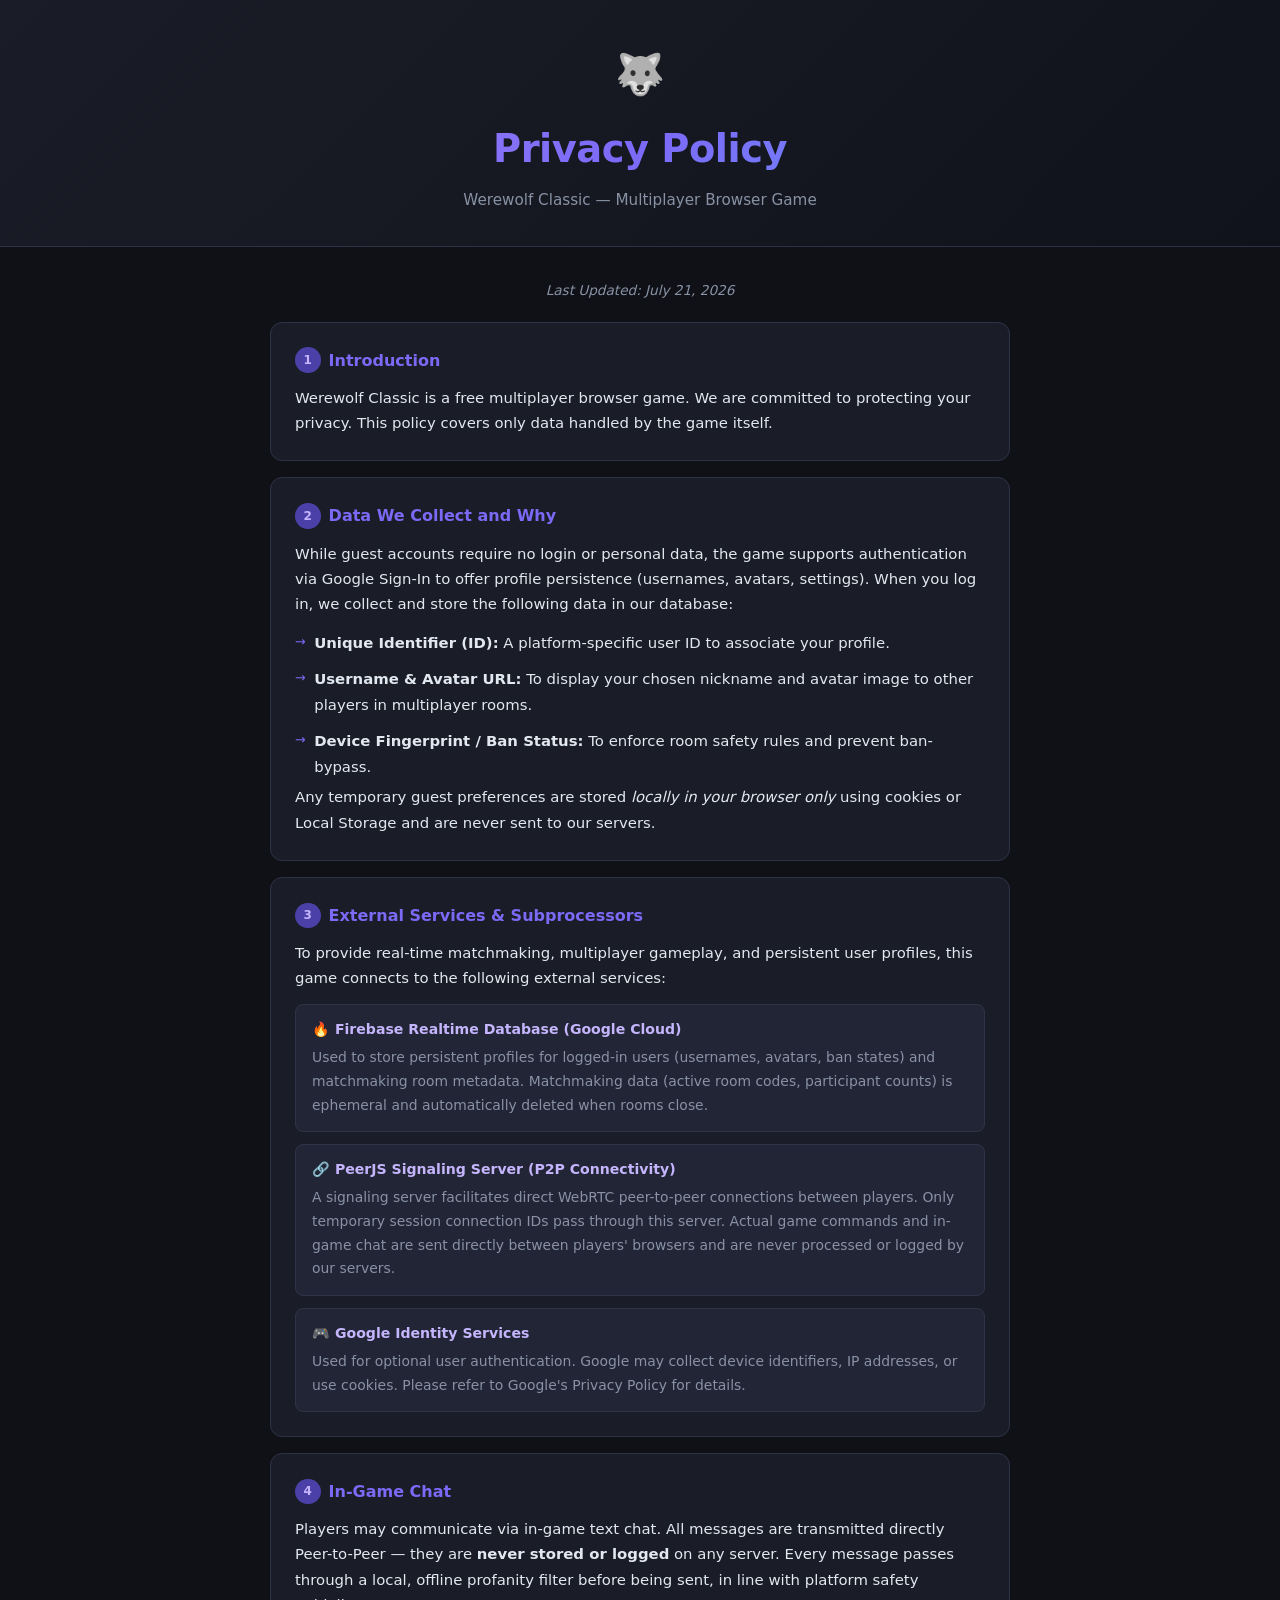
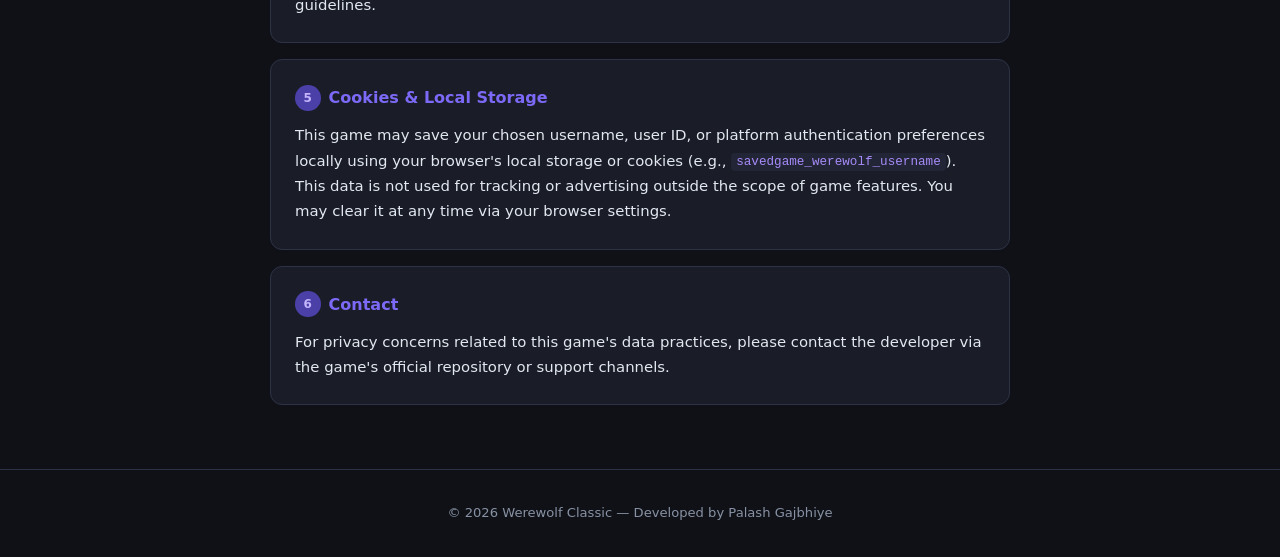
<file: privacy-policy.html>
<!DOCTYPE html>
<html lang="en">
<head>
    <meta charset="UTF-8">
    <meta name="viewport" content="width=device-width, initial-scale=1.0">
    <title>Privacy Policy — Werewolf Classic</title>
    
    
    
    <meta name="description" content="Privacy Policy for Werewolf Classic, a multiplayer browser game.">
    
    <style>
        *, *::before, *::after { box-sizing: border-box; margin: 0; padding: 0; }

        :root {
            --bg:         #0f1117;
            --surface:    #1a1d27;
            --surface2:   #222535;
            --border:     #2e3247;
            --primary:    #7c6af7;
            --primary-dim:#4b3fa8;
            --text:       #e2e8f0;
            --muted:      #8892a4;
            --success:    #4ade80;
            --radius:     12px;
        }

        body {
            background: var(--bg);
            color: var(--text);
            font-family: 'Segoe UI', system-ui, -apple-system, sans-serif;
            font-size: 1rem;
            line-height: 1.7;
            min-height: 100vh;
        }

        header {
            background: linear-gradient(135deg, #1a1d27 0%, #12142080 100%);
            border-bottom: 1px solid var(--border);
            padding: 2.5rem 1.5rem 2rem;
            text-align: center;
        }
        .logo-emoji { font-size: 2.5rem; display: block; margin-bottom: 0.5rem; }
        header h1 {
            font-size: clamp(1.6rem, 4vw, 2.4rem);
            font-weight: 800;
            background: linear-gradient(135deg, #a78bfa, #7c6af7 50%, #60a5fa);
            -webkit-background-clip: text;
            -webkit-text-fill-color: transparent;
            background-clip: text;
            letter-spacing: -0.5px;
        }
        header p { color: var(--muted); margin-top: 0.4rem; font-size: 0.95rem; }

        main {
            max-width: 780px;
            margin: 2rem auto 4rem;
            padding: 0 1.25rem;
        }

        .date-stamp {
            text-align: center;
            color: var(--muted);
            font-size: 0.85rem;
            font-style: italic;
            margin-bottom: 1.25rem;
        }

        .section {
            background: var(--surface);
            border: 1px solid var(--border);
            border-radius: var(--radius);
            padding: 1.5rem;
            margin-bottom: 1rem;
            transition: border-color 0.2s;
        }
        .section:hover { border-color: #3e4460; }
        .section h2 {
            font-size: 1rem;
            font-weight: 700;
            color: var(--primary);
            margin-bottom: 0.75rem;
            display: flex;
            align-items: center;
            gap: 0.5rem;
        }
        .section h2 .num {
            background: var(--primary-dim);
            color: #c4b5fd;
            font-size: 0.75rem;
            font-weight: 800;
            width: 1.6rem;
            height: 1.6rem;
            border-radius: 50%;
            display: inline-flex;
            align-items: center;
            justify-content: center;
            flex-shrink: 0;
        }
        .section p { color: var(--text); font-size: 0.93rem; }
        .section p + p { margin-top: 0.6rem; }
        .section ul { list-style: none; margin-top: 0.5rem; }
        .section ul li {
            padding: 0.35rem 0 0.35rem 1.2rem;
            position: relative;
            font-size: 0.93rem;
            color: var(--text);
        }
        .section ul li::before {
            content: '→';
            position: absolute;
            left: 0;
            color: var(--primary);
            font-size: 0.8rem;
        }

        .service-block {
            background: var(--surface2);
            border: 1px solid var(--border);
            border-radius: 8px;
            padding: 0.85rem 1rem;
            margin-top: 0.75rem;
        }
        .service-block strong {
            display: block;
            color: #c4b5fd;
            font-size: 0.88rem;
            margin-bottom: 0.25rem;
        }
        .service-block p { font-size: 0.87rem; color: var(--muted); }

        code {
            background: var(--surface2);
            color: #a78bfa;
            padding: 0.1em 0.4em;
            border-radius: 4px;
            font-size: 0.85em;
            font-family: 'Consolas', 'Fira Code', monospace;
        }

        footer {
            text-align: center;
            padding: 2rem 1rem;
            color: var(--muted);
            font-size: 0.82rem;
            border-top: 1px solid var(--border);
        }

        @media (max-width: 520px) {
            .section { padding: 1.1rem; }
        }
    </style>
  <script>
    var aiptag = aiptag || {};
    aiptag.cmd = aiptag.cmd || [];
    aiptag.cmd.display = aiptag.cmd.display || [];
    aiptag.cmd.player = aiptag.cmd.player || [];
    aiptag.cmp = {
        show: true,
        position: "centered",
        button: true,
        buttonText: "Privacy settings",
        buttonPosition: "bottom-left"
    };
  </script>
  <script async src="//api.adinplay.com/libs/aiptag/pub/YOUR_PUB_ID/YOUR_GAME_ID/tag.min.js"></script>
</head>
<body>

<header>
    <span class="logo-emoji">🐺</span>
    <h1>Privacy Policy</h1>
    
    
    
    <p>Werewolf Classic &mdash; Multiplayer Browser Game</p>
    
</header>

<main>
    <p class="date-stamp">Last Updated: July 21, 2026</p>

    <div class="section">
        <h2><span class="num">1</span> Introduction</h2>
        
        
        
        
        <p>Werewolf Classic is a free multiplayer browser game. We are committed to protecting your privacy. This policy covers only data handled by the game itself.</p>
        
    </div>

    

    

    

    
    <div class="section">
        <h2><span class="num">2</span> Data We Collect and Why</h2>
        <p>While guest accounts require no login or personal data, the game supports authentication via Google Sign-In to offer profile persistence (usernames, avatars, settings). When you log in, we collect and store the following data in our database:</p>
        <ul>
            <li><strong>Unique Identifier (ID):</strong> A platform-specific user ID to associate your profile.</li>
            <li><strong>Username &amp; Avatar URL:</strong> To display your chosen nickname and avatar image to other players in multiplayer rooms.</li>
            <li><strong>Device Fingerprint / Ban Status:</strong> To enforce room safety rules and prevent ban-bypass.</li>
        </ul>
        <p>Any temporary guest preferences are stored <em>locally in your browser only</em> using cookies or Local Storage and are never sent to our servers.</p>
    </div>
    

    <div class="section">
        <h2><span class="num">3</span> External Services &amp; Subprocessors</h2>
        <p>To provide real-time matchmaking, multiplayer gameplay, and persistent user profiles, this game connects to the following external services:</p>

        <div class="service-block">
            <strong>🔥 Firebase Realtime Database (Google Cloud)</strong>
            <p>Used to store persistent profiles for logged-in users (usernames, avatars, ban states) and matchmaking room metadata. Matchmaking data (active room codes, participant counts) is ephemeral and automatically deleted when rooms close.</p>
        </div>

        <div class="service-block">
            <strong>🔗 PeerJS Signaling Server (P2P Connectivity)</strong>
            <p>A signaling server facilitates direct WebRTC peer-to-peer connections between players. Only temporary session connection IDs pass through this server. Actual game commands and in-game chat are sent directly between players' browsers and are never processed or logged by our servers.</p>
        </div>

        

        

        

        
        <div class="service-block">
            <strong>🎮 Google Identity Services</strong>
            <p>Used for optional user authentication. Google may collect device identifiers, IP addresses, or use cookies. Please refer to Google's Privacy Policy for details.</p>
        </div>
        
    </div>

    <div class="section">
        <h2><span class="num">4</span> In-Game Chat</h2>
        <p>Players may communicate via in-game text chat. All messages are transmitted directly Peer-to-Peer — they are <strong>never stored or logged</strong> on any server. Every message passes through a local, offline profanity filter before being sent, in line with platform safety guidelines.</p>
    </div>

    <div class="section">
        <h2><span class="num">5</span> Cookies &amp; Local Storage</h2>
        <p>This game may save your chosen username, user ID, or platform authentication preferences locally using your browser's local storage or cookies (e.g., <code>savedgame_werewolf_username</code>). This data is not used for tracking or advertising outside the scope of game features. You may clear it at any time via your browser settings.</p>
    </div>

    <div class="section">
        <h2><span class="num">6</span> Contact</h2>
        
        
        
        <p>For privacy concerns related to this game's data practices, please contact the developer via the game's official repository or support channels.</p>
        
    </div>
</main>

<footer>
    <p>&copy; 2026 Werewolf Classic &mdash; Developed by Palash Gajbhiye</p>
</footer>

</body>
</html>
</file>
